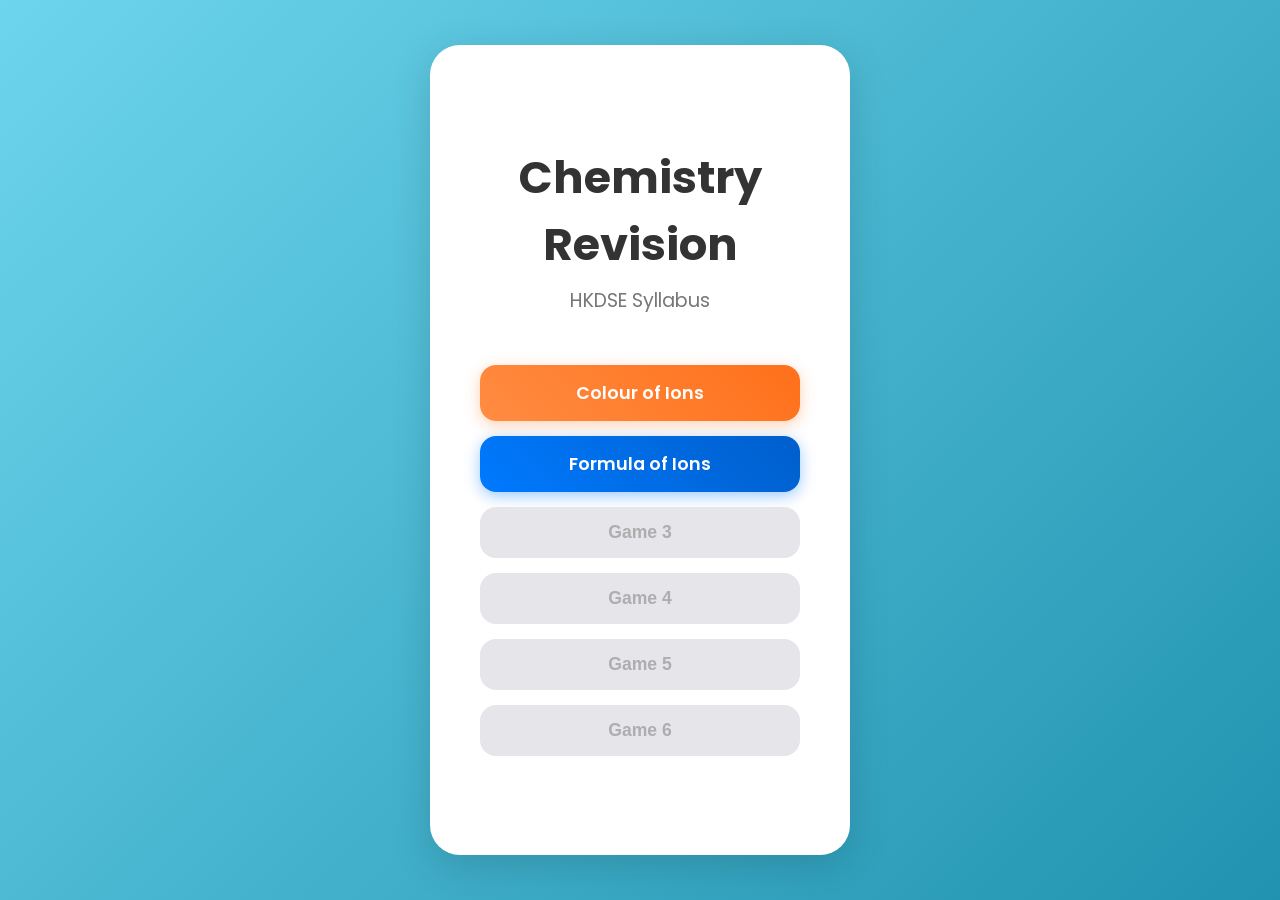
<file: index.html>
<!DOCTYPE html>
<html lang="en">
<head>
    <meta charset="UTF-8">
    <meta name="viewport" content="width=device-width, initial-scale=1.0, user-scalable=no">
    <title>Chemistry Revision Game</title>
    <!-- Google Fonts -->
    <link rel="preconnect" href="https://fonts.googleapis.com">
    <link rel="preconnect" href="https://fonts.gstatic.com" crossorigin>
    <link href="https://fonts.googleapis.com/css2?family=Poppins:wght@400;500;600;700&display=swap" rel="stylesheet">
    <!-- Link to the single, universal stylesheet -->
    <link rel="stylesheet" href="styles.css">
</head>
<body>
    <div class="app-container">
        <div class="view active">
            <div class="content-wrapper">
                <h1 class="menu-title">Chemistry Revision</h1>
                <p class="menu-subtitle">HKDSE Syllabus</p>
                <div class="button-group">
                    <a href="games/game1/index.html" class="btn btn-orange">Colour of Ions</a>
                    <a href="games/game2/index.html" class="btn btn-blue">Formula of Ions</a>
                    <button class="btn btn-disabled" disabled>Game 3</button>
                    <button class="btn btn-disabled" disabled>Game 4</button>
                    <button class="btn btn-disabled" disabled>Game 5</button>
                    <button class="btn btn-disabled" disabled>Game 6</button>
                </div>
            </div>
        </div>
    </div>
    <script src="script.js"></script>
</body>
</html>
</file>
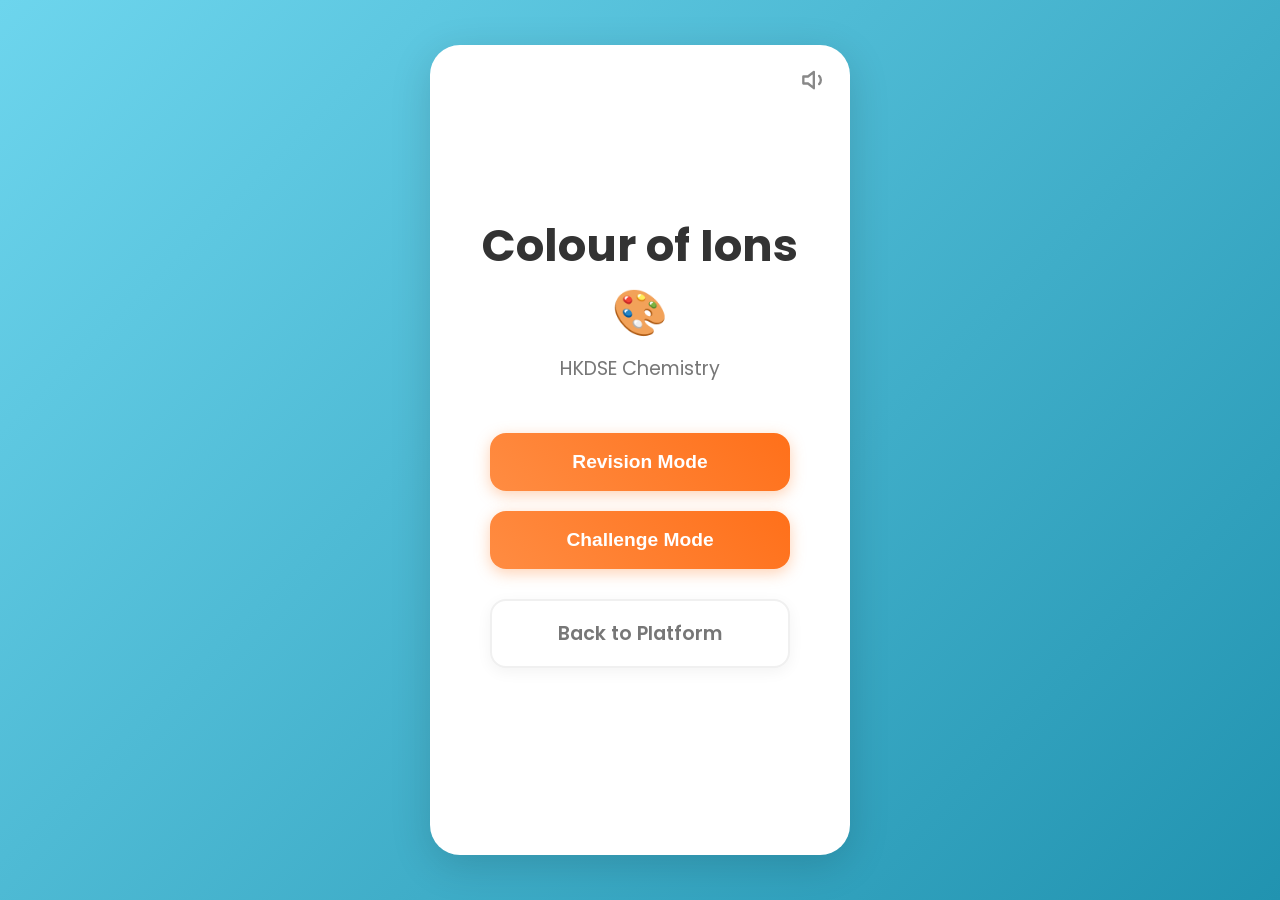
<file: games/game1/index.html>
<!DOCTYPE html>
<html lang="en">
<head>
    <meta charset="UTF-8">
    <meta name="viewport" content="width=device-width, initial-scale=1.0, user-scalable=no">
    <title>Game 1: Colour of Ions</title>
    <!-- Google Fonts -->
    <link rel="preconnect" href="https://fonts.googleapis.com">
    <link rel="preconnect" href="https://fonts.gstatic.com" crossorigin>
    <link href="https://fonts.googleapis.com/css2?family=Poppins:wght@400;500;600;700&display=swap" rel="stylesheet">
    <link href="https://fonts.googleapis.com/css2?family=Crimson+Text:wght@700&display=swap" rel="stylesheet">
    <!-- Link to the single, universal stylesheet -->
    <link rel="stylesheet" href="../../styles.css">
</head>
<body class="theme-orange">

    <div class="app-container">
        
        <!-- ===== View 1: Main Menu ===== -->
        <div id="main-menu-view" class="view active">
            <button id="main-menu-mute-btn" class="header-icon-btn corner-btn"></button>
            <div class="game-menu-content">
                <h1 class="menu-title">Colour of Ions 🎨</h1>
                <p class="menu-subtitle">HKDSE Chemistry</p>
                <button id="revision-btn" class="menu-button">Revision Mode</button>
                <button id="challenge-btn" class="menu-button">Challenge Mode</button>
                <a href="../../index.html" class="menu-button tertiary">Back to Platform</a>
            </div>
        </div>

        <!-- ===== View 2: Game View ===== -->
        <div id="game-view" class="view">
             <header class="game-header">
                <button class="header-icon-btn back-button">
                    <svg viewBox="0 0 24 24" fill="none" xmlns="http://www.w3.org/2000/svg"><path d="M15 18L9 12L15 6" stroke="#ff8c42" stroke-width="3" stroke-linecap="round" stroke-linejoin="round"/></svg>
                </button>
                <h2 id="mode-title" class="header-title">Revision Mode</h2>
                <button id="game-mute-btn" class="header-icon-btn corner-btn"></button>
            </header>
            <div class="game-stats">
                <div id="score-display">Score: <span id="score-value" class="stat-value">0</span></div>
                <div id="question-counter-display" style="display: none;">Question: <span id="question-counter-value" class="stat-value">0/0</span></div>
            </div>
            <main class="game-content">
                <div class="ion-card">
                    <h3 id="ion-name" class="ion-name chemical-formula">Cu²⁺(aq)</h3>
                </div>
                <div id="answer-options" class="answer-buttons">
                    <!-- Answer buttons generated by JS -->
                </div>
                <div id="feedback-area" class="feedback-area">Choose an answer to begin.</div>
                 <button id="end-revision-btn" class="secondary-action-btn">End Revision</button>
            </main>
        </div>

        <!-- ===== View 3: End Screen ===== -->
        <div id="end-screen-view" class="view">
             <div class="game-menu-content">
                <h2 id="end-title" class="end-title">Complete! 🏆</h2>
                <p class="end-score-label">Your Final Score</p>
                <p id="final-score" class="end-score-value">0</p>
                <button id="play-again-btn" class="menu-button">Play Again</button>
                <button id="main-menu-btn" class="menu-button secondary">Back to Menu</button>
            </div>
        </div>

    </div>
    
    <script src="script.js"></script>
</body>
</html>
</file>
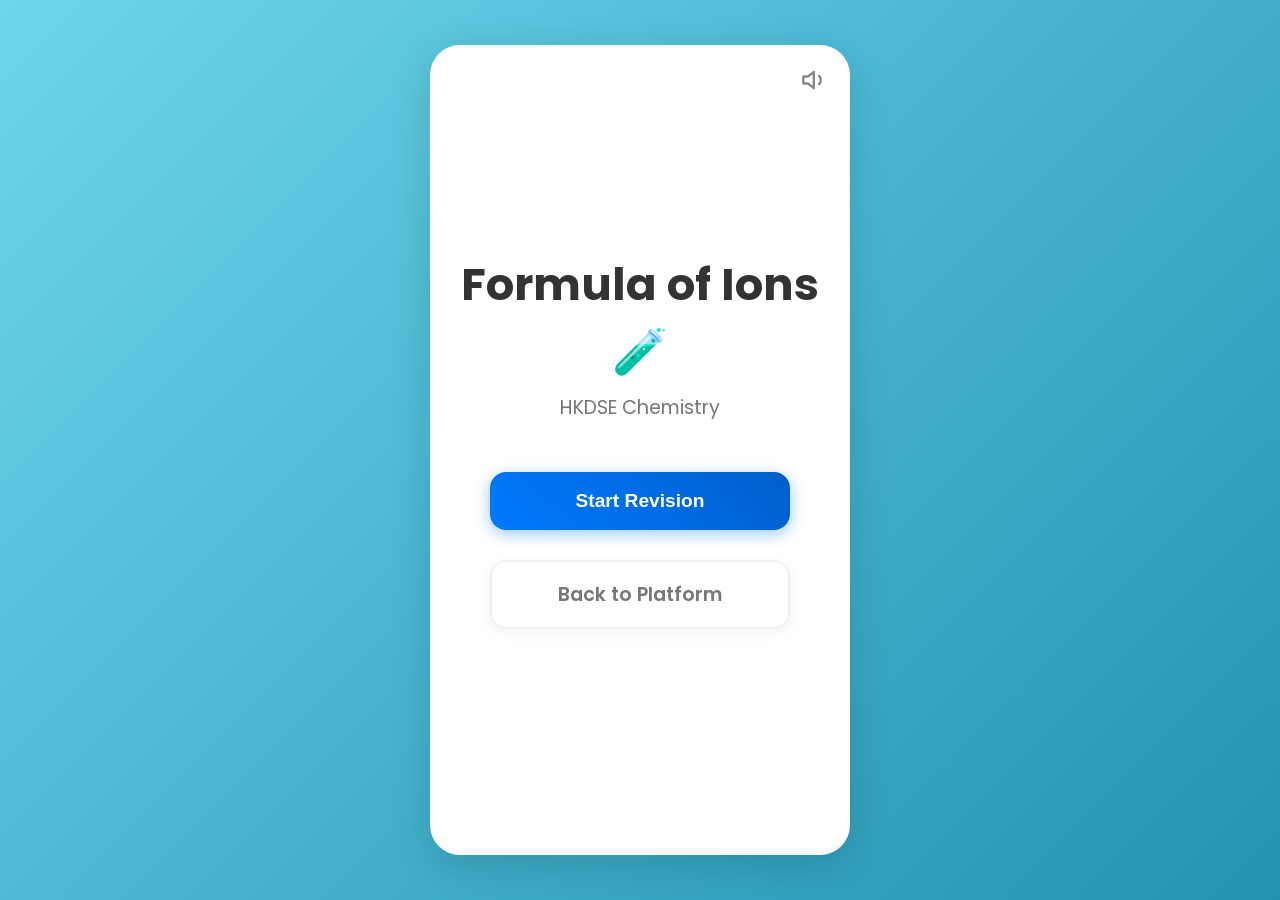
<file: games/game2/index.html>
<!DOCTYPE html>
<html lang="en">
<head>
    <meta charset="UTF-8">
    <meta name="viewport" content="width=device-width, initial-scale=1.0, user-scalable=no">
    <title>Game 2: Formula of Ions</title>
    <!-- Google Fonts -->
    <link rel="preconnect" href="https://fonts.googleapis.com">
    <link rel="preconnect" href="https://fonts.gstatic.com" crossorigin>
    <link href="https://fonts.googleapis.com/css2?family=Poppins:wght@400;500;600;700&display=swap" rel="stylesheet">
    <link href="https://fonts.googleapis.com/css2?family=Crimson+Text:wght@700&display=swap" rel="stylesheet">
    <!-- Link to the single, universal stylesheet -->
    <link rel="stylesheet" href="../../styles.css">
</head>
<body class="theme-blue">

    <div class="app-container">
        
        <!-- ===== View 1: Main Game Menu ===== -->
        <div id="view-game2-menu" class="view active">
            <button class="header-icon-btn corner-btn mute-btn" id="main-menu-mute-btn"></button>
            <div class="game-menu-content">
                <h1 class="menu-title">Formula of Ions 🧪</h1>
                <p class="menu-subtitle">HKDSE Chemistry</p>
                <button id="goto-mode-select-btn" class="menu-button">Start Revision</button>
                <a href="../../index.html" class="menu-button tertiary">Back to Platform</a>
            </div>
        </div>

        <!-- ===== View 2: Mode Selection ===== -->
        <div id="view-mode-select" class="view">
            <header class="game-header">
                <button class="header-icon-btn back-to-main-menu">
                     <svg viewBox="0 0 24 24" fill="none" xmlns="http://www.w3.org/2000/svg"><path d="M15 18L9 12L15 6" stroke="var(--primary-accent)" stroke-width="3" stroke-linecap="round" stroke-linejoin="round"/></svg>
                </button>
                <h2 class="header-title">Select Mode</h2>
                <button class="header-icon-btn corner-btn mute-btn" id="mode-select-mute-btn"></button>
            </header>
            <div class="game-content">
                <button id="start-cation-mc-btn" class="menu-button">Cation Revision (MC)</button>
                <button id="start-anion-mc-btn" class="menu-button">Anion Revision (MC)</button>
                <button id="start-input-btn" class="menu-button">Ion Revision (input)</button>
                <button class="menu-button" disabled>Challenge Mode</button>
            </div>
        </div>

        <!-- ===== View 3: Game View (Multiple Choice) ===== -->
        <div id="view-game-mc" class="view">
             <header class="game-header">
                <button class="header-icon-btn back-to-mode-select">
                    <svg viewBox="0 0 24 24" fill="none" xmlns="http://www.w3.org/2000/svg"><path d="M15 18L9 12L15 6" stroke="var(--primary-accent)" stroke-width="3" stroke-linecap="round" stroke-linejoin="round"/></svg>
                </button>
                <h2 id="mc-mode-title" class="header-title">Revision</h2>
                <button class="header-icon-btn corner-btn mute-btn" id="mc-game-mute-btn"></button>
            </header>
            <div class="game-stats">
                <div>Score: <span id="mc-score-value" class="stat-value">0</span></div>
            </div>
            <main class="game-content">
                <div class="ion-card compact">
                    <h3 id="mc-ion-name" class="ion-name">Sodium ion</h3>
                </div>
                <div id="mc-answer-options" class="answer-buttons">
                    <!-- MC Answer buttons generated by JS -->
                </div>
                <div id="mc-feedback-area" class="feedback-area">Choose an answer to begin.</div>
                <button id="mc-end-revision-btn" class="secondary-action-btn">End Revision</button>
            </main>
        </div>
        
        <!-- ===== View 4: Game View (Input Mode) ===== -->
        <div id="view-game-input" class="view">
            <header class="game-header">
                 <button class="header-icon-btn back-to-mode-select">
                    <svg viewBox="0 0 24 24" fill="none" xmlns="http://www.w3.org/2000/svg"><path d="M15 18L9 12L15 6" stroke="var(--primary-accent)" stroke-width="3" stroke-linecap="round" stroke-linejoin="round"/></svg>
                </button>
                <h2 class="header-title">Ion Revision (Input)</h2>
                <button class="header-icon-btn corner-btn mute-btn" id="input-game-mute-btn"></button>
            </header>
            <!-- MODIFICATION: Added score display -->
            <div class="game-stats">
                <div>Score: <span id="input-score-value" class="stat-value">0</span></div>
            </div>
            <main class="game-content" style="justify-content: flex-start; padding-top: 0;">
                <div class="interaction-row">
                <div class="ion-card compact">
                    <p class="ion-name" id="input-ion-name">Permanganate ion</p>
                </div>

                <div class="input-display-area">
                    <div class="formula-display" id="input-formula-display"></div>
                </div>
                </div>
                <div id="input-keyboard" class="keyboard">
                    <!-- Keyboard buttons will be generated by JavaScript -->
                </div>
                
                <div id="input-feedback-area" class="feedback"></div>

                <div class="action-buttons">
                    <button class="action-btn next-btn" id="input-next-question-btn">Next</button>
                    <button class="action-btn submit-btn" id="input-submit-btn">Submit</button>
                </div>
                <!-- MODIFICATION: Added End Revision button -->
                <button id="input-end-revision-btn" class="secondary-action-btn">End Revision</button>
            </main>
        </div>


        <!-- ===== View 5: End Screen ===== -->
        <div id="view-end-screen" class="view">
             <div class="game-menu-content">
                <h2 id="end-title" class="end-title">Complete! 🏆</h2>
                <p class="end-score-label">Your Final Score</p>
                <p id="final-score" class="end-score-value">0</p>
                <button id="play-again-btn" class="menu-button">Play Again</button>
                <button id="main-menu-btn" class="menu-button secondary">Back to Menu</button>
            </div>
        </div>

    </div>
    
    <script src="script.js"></script>
</body>
</html>
</file>
<file: styles.css>
/* --- Joyful UI & Responsive Design --- */
:root {
    --background-start: #6dd5ed;
    --background-end: #2193b0;
    --card-background: #ffffff;
    --text-color: #333;
    --secondary-text-color: #777;
    --green-accent: #2ecc71;
    --red-accent: #e74c3c;
    --border-color: #f0f0f0;
}

/* --- THEME PALETTES --- */
.theme-orange {
    --primary-accent: #ff8c42; /* Cheerful Orange */
    --primary-accent-dark: #ff701a;
    --primary-accent-shadow: rgba(255, 140, 66, 0.4);
    --primary-accent-shadow-hover: rgba(255, 112, 26, 0.5);
}
.theme-blue {
    --primary-accent: #007aff; /* Bright Blue */
    --primary-accent-dark: #005ecb;
    --primary-accent-shadow: rgba(0, 122, 255, 0.4);
    --primary-accent-shadow-hover: rgba(0, 94, 203, 0.5);
}

/* --- UTILITY CLASSES --- */
.chemical-formula {
    font-family: 'Crimson Text', serif;
}

/* --- GLOBAL STYLES --- */
body {
    font-family: 'Poppins', -apple-system, BlinkMacSystemFont, 'Segoe UI', Roboto, 'Helvetica Neue', Arial, sans-serif;
    background: linear-gradient(135deg, var(--background-start), var(--background-end));
    color: var(--text-color);
    margin: 0;
    display: flex;
    justify-content: center;
    align-items: center;
    height: 100vh;
    -webkit-font-smoothing: antialiased;
    -moz-osx-font-smoothing: grayscale;
}

.app-container {
    width: 100%;
    height: 100%;
    max-width: 420px;
    max-height: 900px;
    background-color: var(--card-background);
    display: flex;
    flex-direction: column;
    overflow: hidden;
    box-shadow: 0 10px 40px rgba(0,0,0,0.15);
    position: relative;
}
@media (min-width: 450px) {
    .app-container {
        border-radius: 30px;
        height: 90vh;
        max-width: 420px; 
    }
}

/* --- VIEW MANAGEMENT --- */
.view {
    width: 100%;
    height: 100%;
    display: none;
    flex-direction: column;
    animation: fadeIn 0.5s cubic-bezier(0.25, 0.46, 0.45, 0.94);
}
.view.active {
    display: flex;
}
@keyframes fadeIn {
    from { opacity: 0; transform: scale(0.95); }
    to { opacity: 1; transform: scale(1); }
}

/* --- MAIN DIRECTORY STYLES --- */
.content-wrapper {
    display: flex;
    flex-direction: column;
    justify-content: center;
    align-items: center;
    padding: 30px;
    box-sizing: border-box;
    text-align: center;
    width: 100%;
    height: 100%;
}
.menu-title {
    font-size: clamp(2.2rem, 8vw, 2.8rem);
    font-weight: 700;
    color: var(--text-color);
    margin: 0;
}
.menu-subtitle {
    font-size: clamp(1rem, 4vw, 1.2rem);
    color: var(--secondary-text-color);
    margin-top: 8px;
    margin-bottom: 50px;
}
.button-group {
    display: grid;
    grid-template-columns: 1fr;
    gap: 15px;
    width: 100%;
    max-width: 320px;
}
.btn {
    padding: 15px 10px;
    font-size: 1.1rem; 
    text-decoration: none;
    color: white;
    font-weight: 600;
    border-radius: 16px; 
    border: none;
    cursor: pointer;
    transition: all 0.2s ease-in-out;
    text-align: center;
}
.btn:hover {
    transform: translateY(-4px) scale(1.02);
}
.btn-orange {
    background: linear-gradient(45deg, #ff8c42, #ff701a);
    box-shadow: 0 4px 15px rgba(255, 140, 66, 0.4);
}
.btn-blue {
    background: linear-gradient(45deg, #007aff, #005ecb);
    box-shadow: 0 4px 15px rgba(0, 122, 255, 0.4);
}
.btn-disabled {
    background-color: #e5e5ea;
    color: #aeaeae;
    cursor: not-allowed;
}

/* --- GAME-SPECIFIC MENU STYLES --- */
.game-menu-content {
    display: flex;
    flex-direction: column;
    justify-content: center;
    align-items: center;
    padding: 30px;
    box-sizing: border-box;
    text-align: center;
    width: 100%;
    height: 100%;
}
.menu-button {
    width: 100%;
    max-width: 300px;
    padding: 18px;
    font-size: 1.2rem;
    font-weight: 600;
    border: none;
    border-radius: 16px;
    background: linear-gradient(45deg, var(--primary-accent), var(--primary-accent-dark));
    color: white;
    cursor: pointer;
    margin-bottom: 20px;
    transition: all 0.2s ease-in-out;
    box-shadow: 0 4px 15px var(--primary-accent-shadow);
    text-decoration: none;
    display: inline-block;
    box-sizing: border-box;
}
.menu-button:hover:not(:disabled) {
    transform: translateY(-4px) scale(1.02);
    box-shadow: 0 8px 25px var(--primary-accent-shadow-hover);
}
.menu-button:disabled {
    background: #e5e5ea;
    color: #aeaeae;
    cursor: not-allowed;
    box-shadow: none;
}
.menu-button.tertiary {
    background: var(--card-background);
    color: var(--secondary-text-color);
    border: 2px solid var(--border-color);
    box-shadow: 0 4px 15px rgba(0,0,0,0.05);
    margin-top: 10px;
}
.menu-button.tertiary:hover {
    border-color: var(--secondary-text-color);
    color: var(--text-color);
    box-shadow: 0 6px 20px rgba(0,0,0,0.1);
}

/* --- GAME UI STYLES --- */
.corner-btn {
    position: absolute;
    top: 16px; right: 16px;
    z-index: 10;
}
.game-header {
    display: flex;
    align-items: center;
    justify-content: space-between;
    padding: 16px;
    border-bottom: 2px solid var(--border-color);
    position: relative;
}
.header-icon-btn {
    background: transparent;
    border: none;
    cursor: pointer;
    padding: 5px;
    display: flex;
    align-items: center;
    transition: transform 0.2s;
    z-index: 10;
}
.header-icon-btn:hover {
    transform: scale(1.1);
}
.header-icon-btn svg {
    width: 28px;
    height: 28px;
}
.header-title {
    font-size: 1.2rem;
    font-weight: 600;
    margin: 0;
    position: absolute;
    left: 50%;
    transform: translateX(-50%);
}
.game-stats {
    padding: 20px 20px 0 20px;
    display: flex;
    justify-content: space-between;
    font-size: 1.3rem;
    font-weight: 500;
    color: var(--secondary-text-color);
}
.stat-value {
    font-weight: 700;
    color: var(--text-color);
    transition: transform 0.2s ease-out;
}
.stat-value.pop {
    transform: scale(1.2);
}
.game-content {
    flex-grow: 1;
    display: flex;
    flex-direction: column;
    justify-content: flex-start;
    align-items: center;
    padding: 20px;
}
.ion-card {
    width: 100%;
    background: #fafafa;
    border-radius: 20px;
    padding: 5px;
    text-align: center;
    margin-bottom: 30px;
    min-height: 80px;
    display: flex;
    flex-direction: column;
    justify-content: center;
    border: 2px solid var(--border-color);
    box-sizing: border-box;
}
.ion-card.compact {
    min-height: 30px;
    padding: 5px;
    margin-bottom: 20px;
}
.ion-name {
    font-size: clamp(1.2rem, 6vw, 2.2rem);
    font-weight: 700;
    margin: 10px 0;
}
.answer-buttons {
    display: grid;
    grid-template-columns: 1fr 1fr;
    gap: 16px;
    width: 100%;
}
.answer-btn {
    padding: 18px 10px;
    border: none;
    background-color: white;
    border-radius: 16px;
    cursor: pointer;
    transition: all 0.2s ease-in-out;
    user-select: none;
    box-shadow: 0 4px 10px rgba(0,0,0,0.05);
    color: var(--text-color); 
}
.answer-btn:hover:not(:disabled) {
    transform: translateY(-3px);
    box-shadow: 0 6px 15px rgba(0,0,0,0.1);
}
.answer-btn.correct {
    background: var(--green-accent);
    color: white;
    transform: scale(1.05);
    box-shadow: 0 5px 20px rgba(46, 204, 113, 0.4);
}
.answer-btn.incorrect {
    background: var(--red-accent);
    color: white;
    animation: shake 0.5s;
    box-shadow: 0 5px 20px rgba(231, 76, 60, 0.4);
}
.answer-btn:disabled {
    cursor: not-allowed;
}
@keyframes shake {
    0%, 100% { transform: translateX(0); }
    10%, 30%, 50%, 70%, 90% { transform: translateX(-8px); }
    20%, 40%, 60%, 80% { transform: translateX(8px); }
}

/* --- Game-Specific Button Font Styles --- */
.theme-orange .answer-btn {
    font-family: 'Poppins', sans-serif;
    font-size: 1.1rem;
    font-weight: 500;
}
.theme-blue .answer-btn {
    font-size: 1.8rem;
    font-weight: 600;
}

.feedback-area {
    margin-top: 20px;
    font-size: 1.2rem;
    font-weight: 600;
    min-height: 40px;
    text-align: center;
    color: var(--secondary-text-color);
}
.feedback-area .correct-text {
    color: var(--green-accent);
}
.feedback-area .incorrect-text {
    color: var(--red-accent);
}
.secondary-action-btn {
    margin-top: 20px;
    width: 100%;
    padding: 15px;
    font-size: 1rem;
    font-weight: 600;
    border: 2px solid var(--primary-accent);
    border-radius: 16px;
    background: transparent;
    color: var(--primary-accent);
    cursor: pointer;
    transition: all 0.2s ease;
}
.secondary-action-btn:hover {
    background: var(--primary-accent);
    color: white;
}

/* --- END SCREEN --- */
.end-title {
    font-size: 2.5rem;
    font-weight: 700;
    margin-bottom: 10px;
}
.end-score-label {
    font-size: 1.3rem;
    color: var(--secondary-text-color);
}
.end-score-value {
    font-size: 4.5rem;
    font-weight: 700;
    margin: 10px 0 40px;
    color: var(--primary-accent);
    animation: pulse 1.5s infinite;
}
@keyframes pulse {
    0% { transform: scale(1); }
    50% { transform: scale(1.05); }
    100% { transform: scale(1); }
}

/* --- ION REVISION (INPUT) MODE STYLES --- */

/* Overall layout */
#view-game-input .game-content {
    padding-top: 10px;
    padding-bottom: 10px;
    justify-content: flex-start;
}

/* Side-by-side question and input area */
#view-game-input .interaction-row {
    display: flex;
    gap: 10px;
    width: 100%;
    align-items: stretch;
    margin-bottom: 15px;
}
#view-game-input .interaction-row .ion-card {
    width: 60%;
    margin-bottom: 0;
}
#view-game-input .interaction-row .input-display-area {
    width: 40%;
    margin-bottom: 0;
    min-height: 60px;
}
#view-game-input .interaction-row .ion-name {
    font-size: clamp(1rem, 4vw, 1.4rem);
}
#view-game-input .interaction-row .formula-display {
    font-size: 1.8rem;
    min-height: 30px;
}

/* Input Display Area (when not in a row) */
#view-game-input .input-display-area {
    box-sizing: border-box;
    background-color: #fff;
    border: 1px solid var(--border-color);
    border-radius: 12px;
    padding: 15px 20px;
    display: flex;
    align-items: center;
    justify-content: center;
    box-shadow: inset 0 2px 4px rgba(0,0,0,0.05);
}
#view-game-input .formula-display {
    font-family: 'Crimson Text', serif;
    font-size: 2.5rem;
    font-weight: 700;
    color: var(--primary-accent);
    height: 40px;
    line-height: 40px;
}
#view-game-input .formula-display:empty::after {
    content: '...';
    color: #ccc;
    font-family: 'Poppins', sans-serif;
    font-size: 1.2rem;
    font-weight: 500;
}

/* Keyboard */
#view-game-input .keyboard {
    display: flex;
    flex-direction: column;
    gap: 8px;
    width: 100%;
}
#view-game-input .keyboard-row {
    display: grid;
    gap: 8px;
}
#view-game-input .element-row,
#view-game-input .control-row {
    grid-template-columns: repeat(5, 1fr);
}
#view-game-input .kbd-btn {
    padding: 20px 5px;
    font-size: 1.2rem;
    font-weight: 600;
    border: none;
    border-radius: 8px;
    cursor: pointer;
    transition: all 0.2s ease;
    background-color: #f0f0f0;
    color: #333;
    box-shadow: 0 2px 4px rgba(0,0,0,0.1);
    -webkit-tap-highlight-color: transparent;
}
#view-game-input .kbd-btn:active {
    transform: translateY(2px);
    box-shadow: none;
}
#view-game-input .kbd-btn.element { background-color: #fff; border: 1px solid #ddd;}
#view-game-input .kbd-btn.number { background-color: #e3f2fd; }
#view-game-input .kbd-btn.charge { background-color: #fff0e3; }
#view-game-input .kbd-btn.action { background-color: #ffe3e3; }

/* Action Buttons */
#view-game-input .action-buttons {
    margin-top: auto;
    display: grid;
    grid-template-columns: 1fr 1fr;
    gap: 15px;
}
#view-game-input .action-btn {
    padding: 15px;
    font-size: 1.1rem;
    font-weight: 600;
    border: none;
    border-radius: 12px;
    cursor: pointer;
    transition: all 0.2s ease;
}
#view-game-input .action-btn:disabled {
    opacity: 0.5;
    cursor: not-allowed;
}
#view-game-input .submit-btn { background-color: var(--primary-accent); color: white; }
#view-game-input .next-btn { background-color: #e0e0e0; color: #555; }

/* Feedback Text */
#view-game-input .feedback {
    text-align: center;
    font-weight: 600;
    height: 24px;
    margin-top: 10px;
}

/* Font fix for long ion names */
#view-game-input .ion-name.long-name {
    font-size: 1.5rem;
}
</file>
